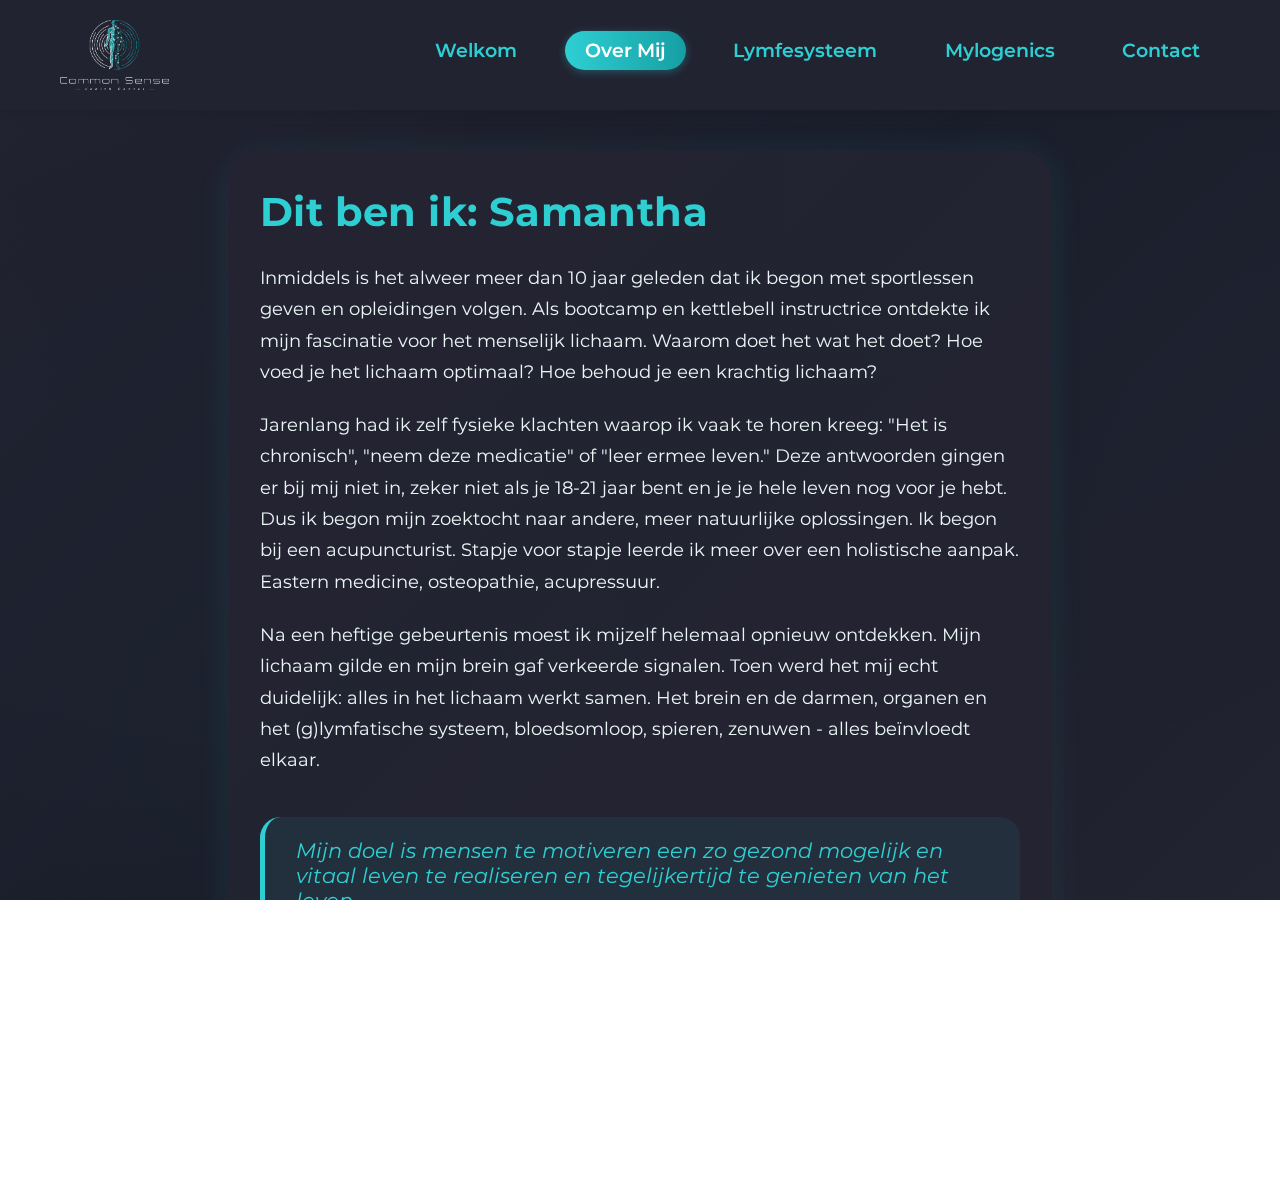
<file: about.html>
<!DOCTYPE html>
<html lang="nl">
<head>
    <meta charset="UTF-8">
    <meta name="viewport" content="width=device-width, initial-scale=1.0">
    <title>Over Mij - Common Sense Health House</title>
    <link rel="stylesheet" href="style.css">
</head>
<body class="about-page">
    <header>
        <img src="assets/57a.PNG" alt="Common Sense Health Center Logo" class="logo">
        <button class="hamburger" onclick="toggleMenu()">
            <span></span>
            <span></span>
            <span></span>
        </button>
        <nav id="nav-menu">
            <ul>
                <li><a href="index.html">Welkom</a></li>
                <li><a href="about.html" class="active">Over Mij</a></li>
                <li><a href="lymfe.html">Lymfesysteem</a></li>
                <li><a href="mylogenics.html">Mylogenics</a></li>
                <li><a href="contact.html">Contact</a></li>
            </ul>
        </nav>
    </header>
    <svg class="animated-lines" viewBox="0 0 1000 1000" xmlns="http://www.w3.org/2000/svg" preserveAspectRatio="xMidYMin meet">
        <path d="M0,700 A700,700 0 0,0 700,0" stroke="#2ecfd3" stroke-width="5" fill="none"/>
        <path d="M0,600 A600,600 0 0,0 600,0" stroke="#2ecfd3" stroke-width="4" fill="none"/>
        <path d="M0,500 A500,500 0 0,0 500,0" stroke="#2ecfd3" stroke-width="3.5" fill="none"/>
        <path d="M0,400 A400,400 0 0,0 400,0" stroke="#2ecfd3" stroke-width="3" fill="none"/>
        <path d="M0,700 A700,700 0 0,0 700,0" class="line-glow slow" fill="none"/>
        <path d="M0,600 A600,600 0 0,0 600,0" class="line-glow accent" fill="none"/>
        <path d="M0,500 A500,500 0 0,0 500,0" class="line-glow" fill="none"/>
        <path d="M0,400 A400,400 0 0,0 400,0" class="line-glow fast" fill="none"/>
    </svg>
    <svg class="animated-lines bottom-right" viewBox="0 0 1000 1000" xmlns="http://www.w3.org/2000/svg" preserveAspectRatio="xMidYMin meet">
        <path d="M0,700 A700,700 0 0,0 700,0" stroke="#2ecfd3" stroke-width="5" fill="none"/>
        <path d="M0,600 A600,600 0 0,0 600,0" stroke="#2ecfd3" stroke-width="4" fill="none"/>
        <path d="M0,500 A500,500 0 0,0 500,0" stroke="#2ecfd3" stroke-width="3.5" fill="none"/>
        <path d="M0,400 A400,400 0 0,0 400,0" stroke="#2ecfd3" stroke-width="3" fill="none"/>
        <path d="M0,700 A700,700 0 0,0 700,0" class="line-glow slow" fill="none"/>
        <path d="M0,600 A600,600 0 0,0 600,0" class="line-glow accent" fill="none"/>
        <path d="M0,500 A500,500 0 0,0 500,0" class="line-glow" fill="none"/>
        <path d="M0,400 A400,400 0 0,0 400,0" class="line-glow fast" fill="none"/>
    </svg>
    <main>
        <section class="section">
            <h1>Dit ben ik: Samantha</h1>
            <p>Inmiddels is het alweer meer dan 10 jaar geleden dat ik begon met sportlessen geven en opleidingen volgen. Als bootcamp en kettlebell instructrice ontdekte ik mijn fascinatie voor het menselijk lichaam. Waarom doet het wat het doet? Hoe voed je het lichaam optimaal? Hoe behoud je een krachtig lichaam?</p>
            <p>Jarenlang had ik zelf fysieke klachten waarop ik vaak te horen kreeg: "Het is chronisch", "neem deze medicatie" of "leer ermee leven." Deze antwoorden gingen er bij mij niet in, zeker niet als je 18-21 jaar bent en je je hele leven nog voor je hebt. Dus ik begon mijn zoektocht naar andere, meer natuurlijke oplossingen. Ik begon bij een acupuncturist. Stapje voor stapje leerde ik meer over een holistische aanpak. Eastern medicine, osteopathie, acupressuur.</p>
            <p>Na een heftige gebeurtenis moest ik mijzelf helemaal opnieuw ontdekken. Mijn lichaam gilde en mijn brein gaf verkeerde signalen. Toen werd het mij echt duidelijk: alles in het lichaam werkt samen. Het brein en de darmen, organen en het (g)lymfatische systeem, bloedsomloop, spieren, zenuwen - alles beïnvloedt elkaar.</p>
            <blockquote>Mijn doel is mensen te motiveren een zo gezond mogelijk en vitaal leven te realiseren en tegelijkertijd te genieten van het leven.</blockquote>
        </section>
    </main>
    <footer>
        <p>&copy; 2025 Common Sense Health House</p>
    </footer>

    <script>
        function toggleMenu() {
            const hamburger = document.querySelector('.hamburger');
            const nav = document.getElementById('nav-menu');
            
            hamburger.classList.toggle('active');
            nav.classList.toggle('active');
        }

        // Close menu when clicking on a link
        document.querySelectorAll('#nav-menu a').forEach(link => {
            link.addEventListener('click', () => {
                const hamburger = document.querySelector('.hamburger');
                const nav = document.getElementById('nav-menu');
                
                hamburger.classList.remove('active');
                nav.classList.remove('active');
            });
        });

        // Close menu when clicking outside
        document.addEventListener('click', (e) => {
            const hamburger = document.querySelector('.hamburger');
            const nav = document.getElementById('nav-menu');
            
            if (!hamburger.contains(e.target) && !nav.contains(e.target)) {
                hamburger.classList.remove('active');
                nav.classList.remove('active');
            }
        });
    </script>
</body>
</html>
</file>
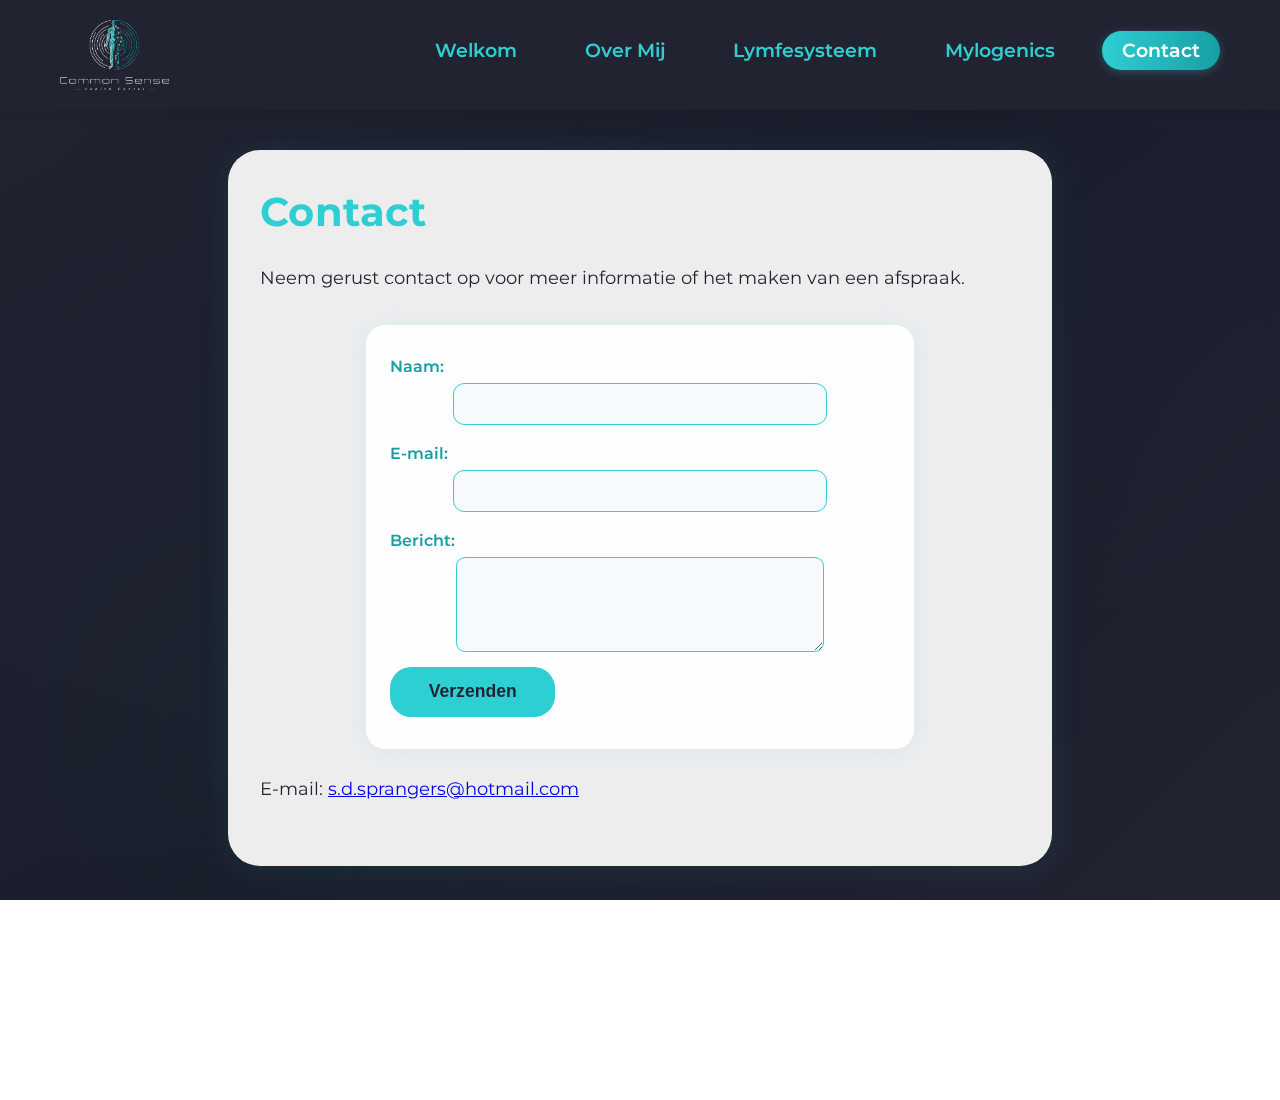
<file: contact.html>
<!DOCTYPE html>
<html lang="nl">
<head>
    <meta charset="UTF-8">
    <meta name="viewport" content="width=device-width, initial-scale=1.0">
    <title>Contact - Common Sense Health House</title>
    <link rel="stylesheet" href="style.css">
</head>
<body class="contact-page">
    <header>
        <img src="assets/57a.PNG" alt="Common Sense Health Center Logo" class="logo">
        <button class="hamburger" onclick="toggleMenu()">
            <span></span>
            <span></span>
            <span></span>
        </button>
        <nav id="nav-menu">
            <ul>
                <li><a href="index.html">Welkom</a></li>
                <li><a href="about.html">Over Mij</a></li>
                <li><a href="lymfe.html">Lymfesysteem</a></li>
                <li><a href="mylogenics.html">Mylogenics</a></li>
                <li><a href="contact.html" class="active">Contact</a></li>
            </ul>
        </nav>
    </header>
    <svg class="animated-lines" viewBox="0 0 1000 1000" xmlns="http://www.w3.org/2000/svg" preserveAspectRatio="xMidYMin meet">
        <path d="M0,700 A700,700 0 0,0 700,0" stroke="#2ecfd3" stroke-width="5" fill="none"/>
        <path d="M0,600 A600,600 0 0,0 600,0" stroke="#2ecfd3" stroke-width="4" fill="none"/>
        <path d="M0,500 A500,500 0 0,0 500,0" stroke="#2ecfd3" stroke-width="3.5" fill="none"/>
        <path d="M0,400 A400,400 0 0,0 400,0" stroke="#2ecfd3" stroke-width="3" fill="none"/>
        <path d="M0,700 A700,700 0 0,0 700,0" class="line-glow slow" fill="none"/>
        <path d="M0,600 A600,600 0 0,0 600,0" class="line-glow accent" fill="none"/>
        <path d="M0,500 A500,500 0 0,0 500,0" class="line-glow" fill="none"/>
        <path d="M0,400 A400,400 0 0,0 400,0" class="line-glow fast" fill="none"/>
    </svg>
    <svg class="animated-lines bottom-right" viewBox="0 0 1000 1000" xmlns="http://www.w3.org/2000/svg" preserveAspectRatio="xMidYMin meet">
        <path d="M0,700 A700,700 0 0,0 700,0" stroke="#2ecfd3" stroke-width="5" fill="none"/>
        <path d="M0,600 A600,600 0 0,0 600,0" stroke="#2ecfd3" stroke-width="4" fill="none"/>
        <path d="M0,500 A500,500 0 0,0 500,0" stroke="#2ecfd3" stroke-width="3.5" fill="none"/>
        <path d="M0,400 A400,400 0 0,0 400,0" stroke="#2ecfd3" stroke-width="3" fill="none"/>
        <path d="M0,700 A700,700 0 0,0 700,0" class="line-glow slow" fill="none"/>
        <path d="M0,600 A600,600 0 0,0 600,0" class="line-glow accent" fill="none"/>
        <path d="M0,500 A500,500 0 0,0 500,0" class="line-glow" fill="none"/>
        <path d="M0,400 A400,400 0 0,0 400,0" class="line-glow fast" fill="none"/>
    </svg>
    <main>
        <section class="section section-light">
            <h1>Contact</h1>
            <p>Neem gerust contact op voor meer informatie of het maken van een afspraak.</p>
            <form>
                <label for="naam">Naam:</label>
                <input type="text" id="naam" name="naam" required>
                <label for="email">E-mail:</label>
                <input type="email" id="email" name="email" required>
                <label for="bericht">Bericht:</label>
                <textarea id="bericht" name="bericht" rows="5" required></textarea>
                <button type="submit">Verzenden</button>
            </form>
            <div class="contact-info">
                <p>E-mail: <a href="mailto:s.d.sprangers@hotmail.com">s.d.sprangers@hotmail.com</a></p>
            </div>
        </section>
    </main>
    <footer>
        <p>&copy; 2025 Common Sense Health House</p>
    </footer>

    <script>
        function toggleMenu() {
            const hamburger = document.querySelector('.hamburger');
            const nav = document.getElementById('nav-menu');
            
            hamburger.classList.toggle('active');
            nav.classList.toggle('active');
        }

        // Close menu when clicking on a link
        document.querySelectorAll('#nav-menu a').forEach(link => {
            link.addEventListener('click', () => {
                const hamburger = document.querySelector('.hamburger');
                const nav = document.getElementById('nav-menu');
                
                hamburger.classList.remove('active');
                nav.classList.remove('active');
            });
        });

        // Close menu when clicking outside
        document.addEventListener('click', (e) => {
            const hamburger = document.querySelector('.hamburger');
            const nav = document.getElementById('nav-menu');
            
            if (!hamburger.contains(e.target) && !nav.contains(e.target)) {
                hamburger.classList.remove('active');
                nav.classList.remove('active');
            }
        });
    </script>
</body>
</html>
</file>
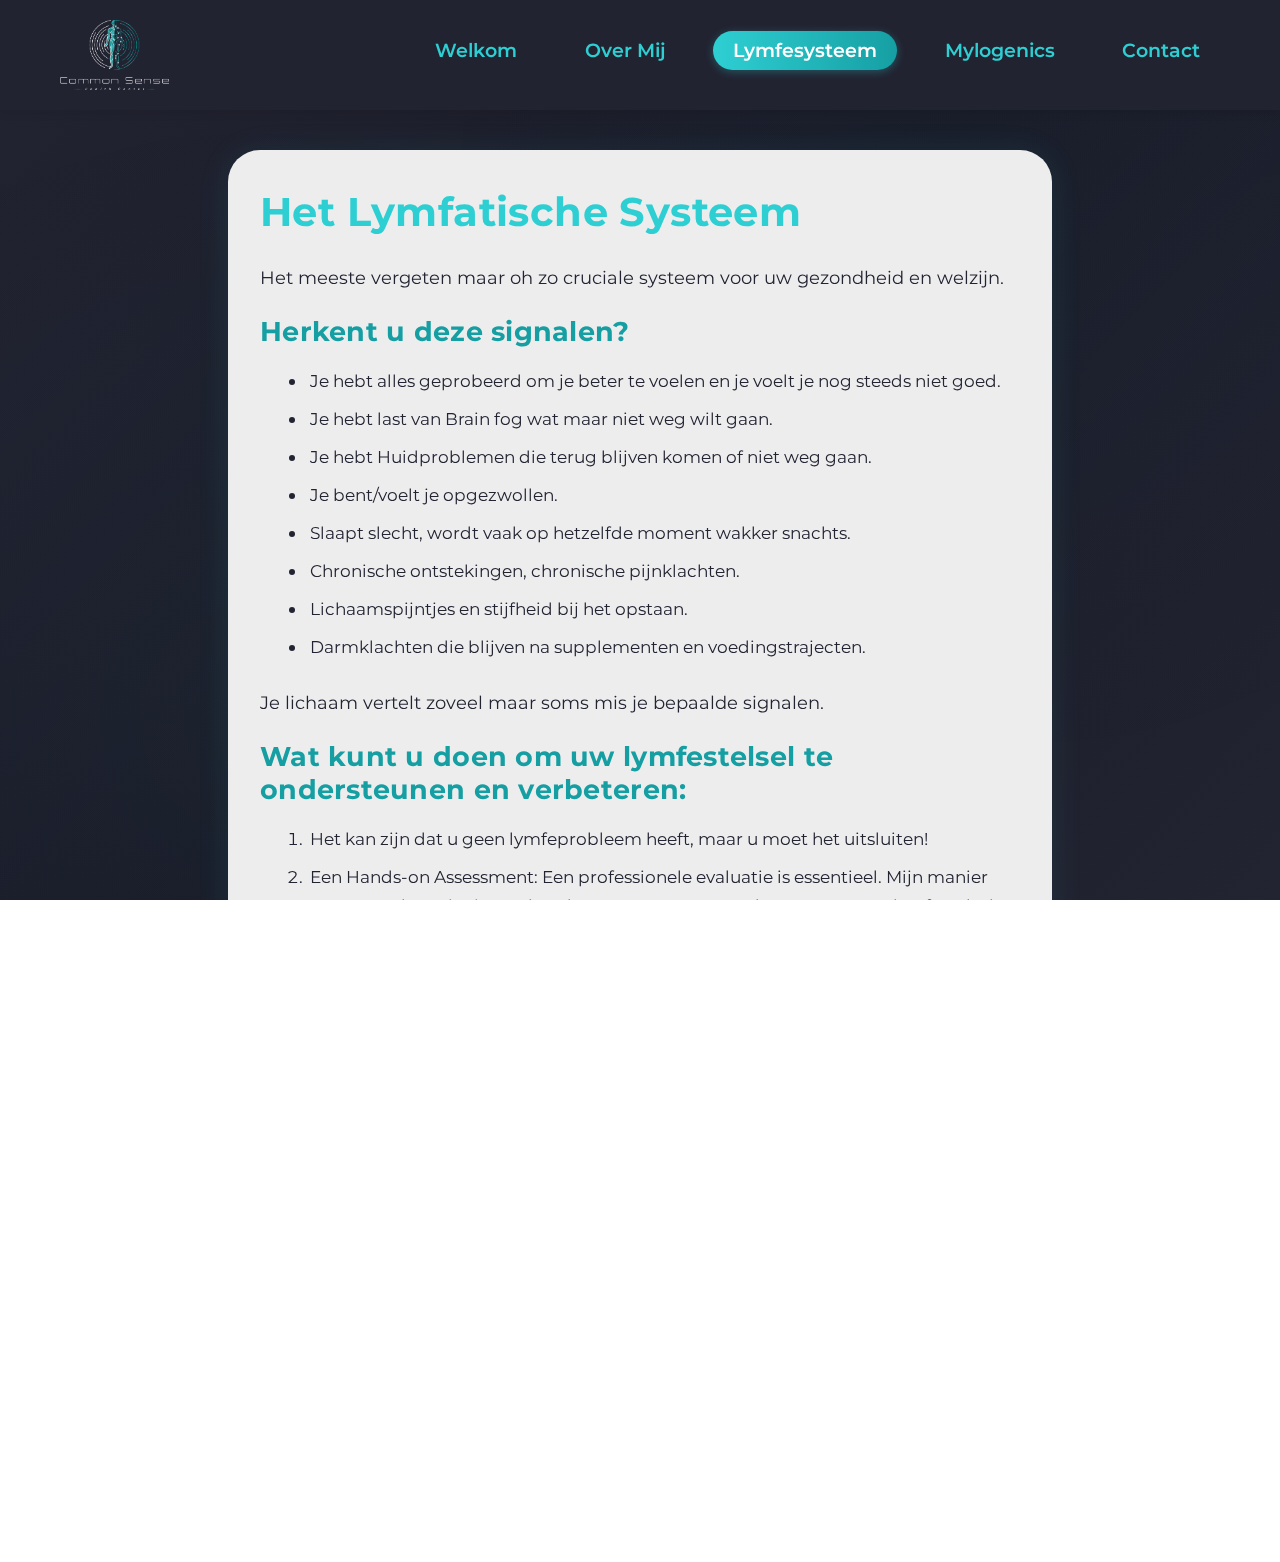
<file: lymfe.html>
<!DOCTYPE html>
<html lang="nl">
<head>
    <meta charset="UTF-8">
    <meta name="viewport" content="width=device-width, initial-scale=1.0">
    <title>Lymfesysteem - Common Sense Health House</title>
    <link rel="stylesheet" href="style.css">
</head>
<body class="lymfe-page">
    <header>
        <img src="assets/57a.PNG" alt="Common Sense Health Center Logo" class="logo">
        <button class="hamburger" onclick="toggleMenu()">
            <span></span>
            <span></span>
            <span></span>
        </button>
        <nav id="nav-menu">
            <ul>
                <li><a href="index.html">Welkom</a></li>
                <li><a href="about.html">Over Mij</a></li>
                <li><a href="lymfe.html" class="active">Lymfesysteem</a></li>
                <li><a href="mylogenics.html">Mylogenics</a></li>
                <li><a href="contact.html">Contact</a></li>
            </ul>
        </nav>
    </header>
    <svg class="animated-lines" viewBox="0 0 1000 1000" xmlns="http://www.w3.org/2000/svg" preserveAspectRatio="xMidYMin meet">
        <path d="M0,700 A700,700 0 0,0 700,0" stroke="#2ecfd3" stroke-width="5" fill="none"/>
        <path d="M0,600 A600,600 0 0,0 600,0" stroke="#2ecfd3" stroke-width="4" fill="none"/>
        <path d="M0,500 A500,500 0 0,0 500,0" stroke="#2ecfd3" stroke-width="3.5" fill="none"/>
        <path d="M0,400 A400,400 0 0,0 400,0" stroke="#2ecfd3" stroke-width="3" fill="none"/>
        <path d="M0,700 A700,700 0 0,0 700,0" class="line-glow slow" fill="none"/>
        <path d="M0,600 A600,600 0 0,0 600,0" class="line-glow accent" fill="none"/>
        <path d="M0,500 A500,500 0 0,0 500,0" class="line-glow" fill="none"/>
        <path d="M0,400 A400,400 0 0,0 400,0" class="line-glow fast" fill="none"/>
    </svg>
    <svg class="animated-lines bottom-right" viewBox="0 0 1000 1000" xmlns="http://www.w3.org/2000/svg" preserveAspectRatio="xMidYMin meet">
        <path d="M0,700 A700,700 0 0,0 700,0" stroke="#2ecfd3" stroke-width="5" fill="none"/>
        <path d="M0,600 A600,600 0 0,0 600,0" stroke="#2ecfd3" stroke-width="4" fill="none"/>
        <path d="M0,500 A500,500 0 0,0 500,0" stroke="#2ecfd3" stroke-width="3.5" fill="none"/>
        <path d="M0,400 A400,400 0 0,0 400,0" stroke="#2ecfd3" stroke-width="3" fill="none"/>
        <path d="M0,700 A700,700 0 0,0 700,0" class="line-glow slow" fill="none"/>
        <path d="M0,600 A600,600 0 0,0 600,0" class="line-glow accent" fill="none"/>
        <path d="M0,500 A500,500 0 0,0 500,0" class="line-glow" fill="none"/>
        <path d="M0,400 A400,400 0 0,0 400,0" class="line-glow fast" fill="none"/>
    </svg>
    <main>
        <section class="section section-light">
            <h1>Het Lymfatische Systeem</h1>
            <p>Het meeste vergeten maar oh zo cruciale systeem voor uw gezondheid en welzijn.</p>
            <h2>Herkent u deze signalen?</h2>
            <ul>
                <li>Je hebt alles geprobeerd om je beter te voelen en je voelt je nog steeds niet goed.</li>
                <li>Je hebt last van Brain fog wat maar niet weg wilt gaan.</li>
                <li>Je hebt Huidproblemen die terug blijven komen of niet weg gaan.</li>
                <li>Je bent/voelt je opgezwollen.</li>
                <li>Slaapt slecht, wordt vaak op hetzelfde moment wakker snachts.</li>
                <li>Chronische ontstekingen, chronische pijnklachten.</li>
                <li>Lichaamspijntjes en stijfheid bij het opstaan.</li>
                <li>Darmklachten die blijven na supplementen en voedingstrajecten.</li>
            </ul>
            <p>Je lichaam vertelt zoveel maar soms mis je bepaalde signalen.</p>
            <h2>Wat kunt u doen om uw lymfestelsel te ondersteunen en verbeteren:</h2>
            <ol>
                <li>Het kan zijn dat u geen lymfeprobleem heeft, maar u moet het uitsluiten!</li>
                <li>Een Hands-on Assessment: Een professionele evaluatie is essentieel. Mijn manier van controleren is via een hands-on assessment om de status van uw lymfestelsel te bepalen.</li>
                <li>Het traject per individu: Op basis van het assessment gaan we het traject in om uw lymfestelsel te optimaliseren, afgestemd op uw specifieke situatie, de reactie van het lichaam en behoeften.</li>
            </ol>
            <h2>Waarom Lymfedrainage?</h2>
            <ul>
                <li><b>Immuunsysteem Boost:</b> Stimuleert de aanmaak van witte bloedcellen en verbetert uw natuurlijke afweer tegen ziekteverwekkers.</li>
                <li><b>Vochtbalans:</b> Effectief tegen oedeem en gezwollen ledematen door verbeterde afvoer van lymfevocht.</li>
                <li><b>Brein Ondersteuning:</b> Ondersteunt het glymfatisch systeem (hersenlymfe) voor betere cognitieve functies.</li>
            </ul>
        </section>
    </main>
    <footer>
        <p>&copy; 2025 Common Sense Health House</p>
    </footer>

    <script>
        function toggleMenu() {
            const hamburger = document.querySelector('.hamburger');
            const nav = document.getElementById('nav-menu');
            
            hamburger.classList.toggle('active');
            nav.classList.toggle('active');
        }

        // Close menu when clicking on a link
        document.querySelectorAll('#nav-menu a').forEach(link => {
            link.addEventListener('click', () => {
                const hamburger = document.querySelector('.hamburger');
                const nav = document.getElementById('nav-menu');
                
                hamburger.classList.remove('active');
                nav.classList.remove('active');
            });
        });

        // Close menu when clicking outside
        document.addEventListener('click', (e) => {
            const hamburger = document.querySelector('.hamburger');
            const nav = document.getElementById('nav-menu');
            
            if (!hamburger.contains(e.target) && !nav.contains(e.target)) {
                hamburger.classList.remove('active');
                nav.classList.remove('active');
            }
        });
    </script>
</body>
</html>
</file>
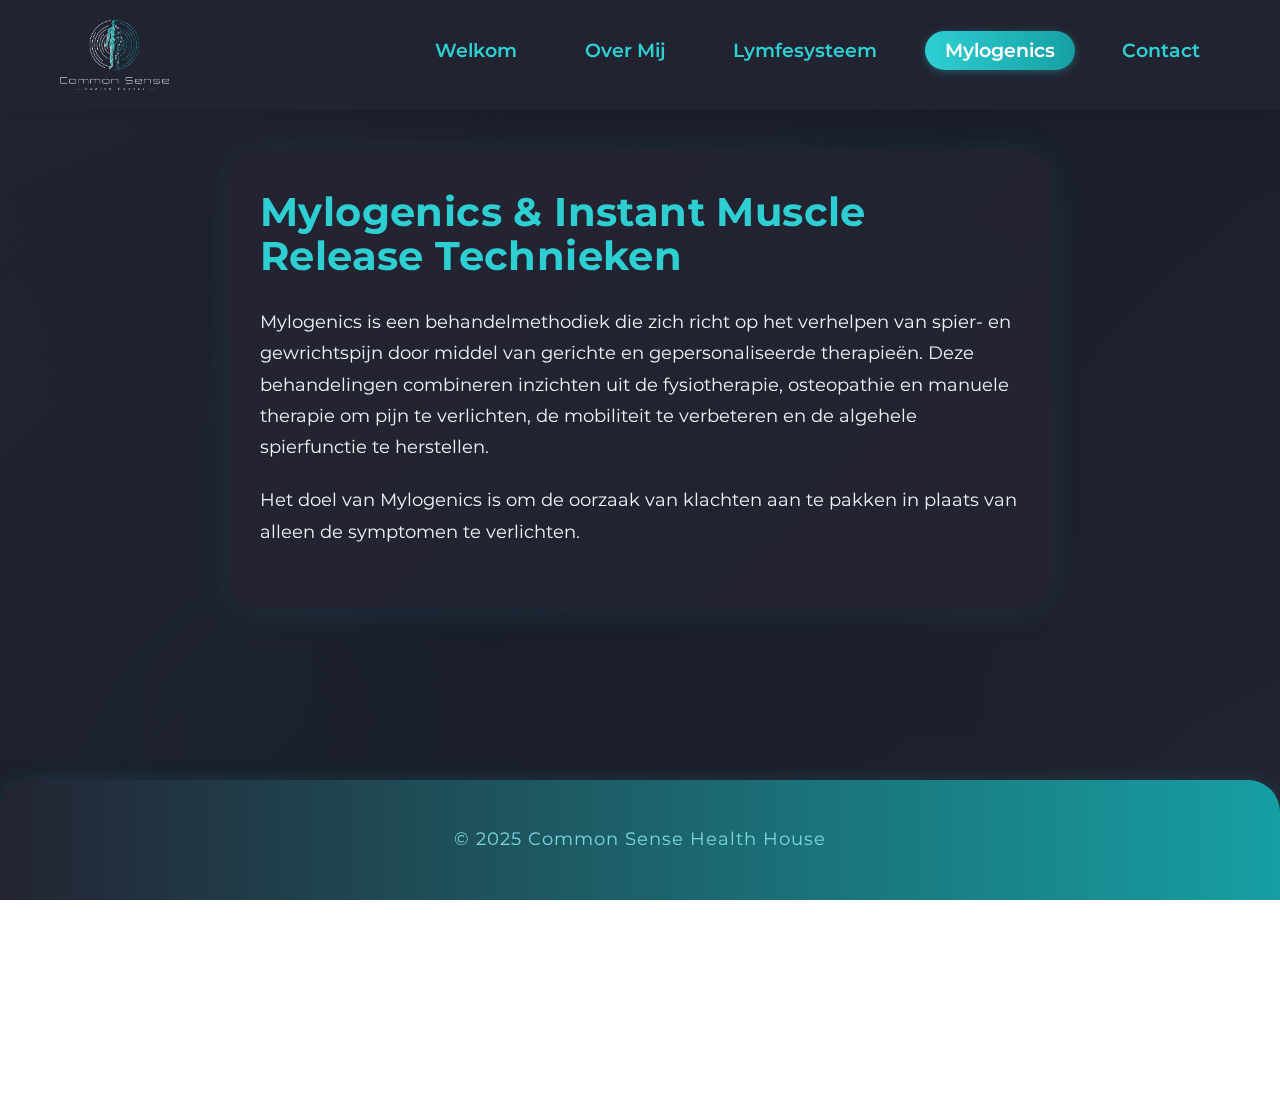
<file: mylogenics.html>
<!DOCTYPE html>
<html lang="nl">
<head>
    <meta charset="UTF-8">
    <meta name="viewport" content="width=device-width, initial-scale=1.0">
    <title>Mylogenics - Common Sense Health House</title>
    <link rel="stylesheet" href="style.css">
</head>
<body class="mylogenics-page">
    <header>
        <img src="assets/57a.PNG" alt="Common Sense Health Center Logo" class="logo">
        <button class="hamburger" onclick="toggleMenu()">
            <span></span>
            <span></span>
            <span></span>
        </button>
        <nav id="nav-menu">
            <ul>
                <li><a href="index.html">Welkom</a></li>
                <li><a href="about.html">Over Mij</a></li>
                <li><a href="lymfe.html">Lymfesysteem</a></li>
                <li><a href="mylogenics.html" class="active">Mylogenics</a></li>
                <li><a href="contact.html">Contact</a></li>
            </ul>
        </nav>
    </header>
    <svg class="animated-lines" viewBox="0 0 1000 1000" xmlns="http://www.w3.org/2000/svg" preserveAspectRatio="xMidYMin meet">
        <path d="M0,700 A700,700 0 0,0 700,0" stroke="#2ecfd3" stroke-width="5" fill="none"/>
        <path d="M0,600 A600,600 0 0,0 600,0" stroke="#2ecfd3" stroke-width="4" fill="none"/>
        <path d="M0,500 A500,500 0 0,0 500,0" stroke="#2ecfd3" stroke-width="3.5" fill="none"/>
        <path d="M0,400 A400,400 0 0,0 400,0" stroke="#2ecfd3" stroke-width="3" fill="none"/>
        <path d="M0,700 A700,700 0 0,0 700,0" class="line-glow slow" fill="none"/>
        <path d="M0,600 A600,600 0 0,0 600,0" class="line-glow accent" fill="none"/>
        <path d="M0,500 A500,500 0 0,0 500,0" class="line-glow" fill="none"/>
        <path d="M0,400 A400,400 0 0,0 400,0" class="line-glow fast" fill="none"/>
    </svg>
    <svg class="animated-lines bottom-right" viewBox="0 0 1000 1000" xmlns="http://www.w3.org/2000/svg" preserveAspectRatio="xMidYMin meet">
        <path d="M0,700 A700,700 0 0,0 700,0" stroke="#2ecfd3" stroke-width="5" fill="none"/>
        <path d="M0,600 A600,600 0 0,0 600,0" stroke="#2ecfd3" stroke-width="4" fill="none"/>
        <path d="M0,500 A500,500 0 0,0 500,0" stroke="#2ecfd3" stroke-width="3.5" fill="none"/>
        <path d="M0,400 A400,400 0 0,0 400,0" stroke="#2ecfd3" stroke-width="3" fill="none"/>
        <path d="M0,700 A700,700 0 0,0 700,0" class="line-glow slow" fill="none"/>
        <path d="M0,600 A600,600 0 0,0 600,0" class="line-glow accent" fill="none"/>
        <path d="M0,500 A500,500 0 0,0 500,0" class="line-glow" fill="none"/>
        <path d="M0,400 A400,400 0 0,0 400,0" class="line-glow fast" fill="none"/>
    </svg>
    <main>
        <section class="section">
            <h1>Mylogenics & Instant Muscle Release Technieken</h1>
            <p>Mylogenics is een behandelmethodiek die zich richt op het verhelpen van spier- en gewrichtspijn door middel van gerichte en gepersonaliseerde therapieën. Deze behandelingen combineren inzichten uit de fysiotherapie, osteopathie en manuele therapie om pijn te verlichten, de mobiliteit te verbeteren en de algehele spierfunctie te herstellen.</p>
            <p>Het doel van Mylogenics is om de oorzaak van klachten aan te pakken in plaats van alleen de symptomen te verlichten.</p>
        </section>
    </main>
    <footer>
        <p>&copy; 2025 Common Sense Health House</p>
    </footer>

    <script>
        function toggleMenu() {
            const hamburger = document.querySelector('.hamburger');
            const nav = document.getElementById('nav-menu');
            
            hamburger.classList.toggle('active');
            nav.classList.toggle('active');
        }

        // Close menu when clicking on a link
        document.querySelectorAll('#nav-menu a').forEach(link => {
            link.addEventListener('click', () => {
                const hamburger = document.querySelector('.hamburger');
                const nav = document.getElementById('nav-menu');
                
                hamburger.classList.remove('active');
                nav.classList.remove('active');
            });
        });

        // Close menu when clicking outside
        document.addEventListener('click', (e) => {
            const hamburger = document.querySelector('.hamburger');
            const nav = document.getElementById('nav-menu');
            
            if (!hamburger.contains(e.target) && !nav.contains(e.target)) {
                hamburger.classList.remove('active');
                nav.classList.remove('active');
            }
        });
    </script>
</body>
</html>
</file>
<file: style.css>
@import url('https://fonts.googleapis.com/css2?family=Montserrat:wght@400;600;700&display=swap');

html, body {
    height: 100%;
    margin: 0;
    padding: 0;
    font-family: 'Montserrat', 'Segoe UI', Arial, sans-serif;
    background: linear-gradient(135deg, #232432 0%, #1a1b28 50%, #232432 100%);
    color: #eaf6f6;
    overflow-x: hidden;
    -webkit-font-smoothing: antialiased;
    -moz-osx-font-smoothing: grayscale;
}

body {
    display: flex;
    flex-direction: column;
    min-height: 100vh;
    will-change: transform;
    position: relative;
}

body::before {
    content: '';
    position: fixed;
    top: 0;
    left: 0;
    width: 100%;
    height: 100%;
    background: 
        radial-gradient(circle at 20% 80%, rgba(46,207,211,0.03) 0%, transparent 50%),
        radial-gradient(circle at 80% 20%, rgba(46,207,211,0.02) 0%, transparent 50%);
    pointer-events: none;
    z-index: -1;
}

main {
    flex: 1;
    position: relative;
    z-index: 1;
    backface-visibility: hidden;
}

/* Header / Navbar */
header {
    display: flex;
    justify-content: space-between;
    align-items: center;
    background: rgba(35,36,50, 0.95);
    padding: 20px 60px;
    box-shadow: 0 2px 10px rgba(0,0,0,0.1);
    position: sticky;
    top: 0;
    z-index: 1000;
    backdrop-filter: blur(5px);
    -webkit-backdrop-filter: blur(5px);
    transform: translateZ(0);
}

.logo {
    height: 70px;
    transform: translateZ(0);
}

nav ul {
    display: flex;
    list-style: none;
    gap: 24px;
    margin: 0;
    padding: 0;
}

nav a {
    color: #2ecfd3;
    text-decoration: none;
    font-size: 1.1em;
    font-weight: 600;
    padding: 8px 20px;
    border-radius: 1.2em;
    transition: all 0.3s cubic-bezier(0.4, 0, 0.2, 1);
    transform: translateZ(0);
}

nav a:hover, nav a.active {
    background: linear-gradient(90deg, #2ecfd3, #169fa3);
    color: #fff;
    box-shadow: 0 2px 8px rgba(46, 207, 211, 0.3);
}

/* Hamburger menu button */
.hamburger {
    display: none;
    flex-direction: column;
    cursor: pointer;
    padding: 5px;
    background: none;
    border: none;
    z-index: 1001;
}

.hamburger span {
    width: 25px;
    height: 3px;
    background: #2ecfd3;
    margin: 3px 0;
    transition: 0.3s;
    border-radius: 2px;
}

.hamburger.active span:nth-child(1) {
    transform: rotate(-45deg) translate(-5px, 6px);
}

.hamburger.active span:nth-child(2) {
    opacity: 0;
}

.hamburger.active span:nth-child(3) {
    transform: rotate(45deg) translate(-5px, -6px);
}

/* Hero Section */
.hero {
    text-align: center;
    padding: 100px 20px 60px;
    background: radial-gradient(circle at 60% 40%, rgba(46,207,211,0.15) 0%, #232432 100%);
    border-radius: 2em;
}

.hero h1 {
    font-size: 3.2em;
    color: #2ecfd3;
    margin-bottom: 0.5em;
    font-weight: 700;
}

.hero p {
    font-size: 1.4em;
    max-width: 700px;
    margin: 0 auto 1.2em auto;
    font-weight: 500;
    color: #eaf6f6;
}

.cta {
    display: inline-block;
    background: #2ecfd3;
    color: #232432;
    padding: 12px 34px;
    border-radius: 30px;
    font-weight: bold;
    font-size: 1.15em;
    text-decoration: none;
    transition: background 0.2s, color 0.2s;
}

.cta:hover {
    background: #fff;
    color: #2ecfd3;
}

/* Animated Lines */
.animated-lines {
    position: absolute;
    z-index: 0;
    width: 60vw;
    min-width: 350px;
    max-width: 700px;
    pointer-events: none;
    opacity: 0.25;
}

.animated-lines.left {
    top: 120px; /* Below navbar */
    left: 0;
    animation: fadeInLeft 1.7s ease;
}

.animated-lines.right {
    bottom: 0;
    right: 0;
    transform: scaleX(-1);
    animation: fadeInRight 1.7s ease;
}

.animated-lines.bottom-right {
    position: fixed;
    bottom: -200px;
    right: -100px;
    width: 80vw;
    min-width: 500px;
    max-width: 900px;
    pointer-events: none;
    opacity: 0;
    z-index: 0;
    transform: scale(-1, -1);
    animation: fadeInRight 2s ease 0.3s forwards;
}

.animated-lines path {
    stroke-dasharray: 1200;
    stroke-dashoffset: 1200;
    animation: drawLine 2.5s 0.5s forwards, floatLine 6s ease-in-out infinite, pulseLine 2.5s 3s infinite;
}

.animated-lines .line-glow {
    stroke: #fff;
    stroke-width: 10;
    filter: blur(6px) brightness(2);
    opacity: 0;
    stroke-dasharray: 1200;
    stroke-dashoffset: 1200;
    animation: moveGlow 3.5s 3s linear infinite;
}

.animated-lines .line-glow.slow {
    animation-duration: 6s;
    stroke-width: 14;
    stroke: #7ad7db;
    filter: blur(10px) brightness(2.5);
}

.animated-lines .line-glow.fast {
    animation-duration: 2s;
    stroke-width: 7;
    stroke: #2ecfd3;
    filter: blur(4px) brightness(1.7);
}

.animated-lines .line-glow.accent {
    stroke: #169fa3;
    stroke-width: 12;
    filter: blur(8px) brightness(2.2);
    animation-duration: 4.5s;
}

@keyframes drawLine {
    to {
        stroke-dashoffset: 0;
    }
}

@keyframes floatLine {
    0%, 100% { filter: blur(0px); }
    50% { filter: blur(2.5px); }
}

@keyframes fadeInLeft {
    from { opacity: 0; transform: translateX(-80px); }
    to { opacity: 0.25; transform: none; }
}

@keyframes fadeInRight {
    from { 
        opacity: 0; 
        transform: scale(-1, -1) translateX(80px); 
    }
    to { 
        opacity: 0.25; 
        transform: scale(-1, -1); 
    }
}

@keyframes pulseLine {
    0%, 100% {
        filter: drop-shadow(0 0 0px #2ecfd3);
        stroke: #2ecfd3;
    }
    50% {
        filter: drop-shadow(0 0 12px #2ecfd3);
        stroke: #7ad7db;
    }
}

@keyframes moveGlow {
    0% {
        stroke-dashoffset: 1200;
        opacity: 0.0;
    }
    10% {
        opacity: 1.0;
    }
    80% {
        opacity: 1.0;
    }
    100% {
        stroke-dashoffset: 0;
        opacity: 0.0;
    }
}

  
/* Footer */
footer {
    text-align: center;
    padding: 24px 0;
    background: linear-gradient(90deg, #232432, #169fa3);
    color: #7ad7db;
    font-size: 1em;
    letter-spacing: 1px;
    margin-top: 60px;
    border-radius: 2em 2em 0 0;
    box-shadow: 0 -2px 18px rgba(46,207,211,0.11);
}

/* Responsive Navigation */
@media (max-width: 768px) {
    header {
        flex-direction: row;
        padding: 15px 20px;
        position: relative;
    }

    .logo {
        height: 50px;
    }

    .hamburger {
        display: flex;
    }

    nav {
        position: absolute;
        top: 100%;
        left: 0;
        right: 0;
        background: rgba(35,36,50, 0.98);
        backdrop-filter: blur(10px);
        -webkit-backdrop-filter: blur(10px);
        transform: translateY(-100%);
        opacity: 0;
        visibility: hidden;
        transition: all 0.3s ease;
        box-shadow: 0 4px 20px rgba(0,0,0,0.2);
        border-radius: 0 0 1em 1em;
    }

    nav.active {
        transform: translateY(0);
        opacity: 1;
        visibility: visible;
    }

    nav ul {
        flex-direction: column;
        gap: 0;
        margin: 0;
        padding: 10px 0;
    }

    nav a {
        display: block;
        padding: 15px 25px;
        border-radius: 0;
        font-size: 1em;
        border-bottom: 1px solid rgba(46, 207, 211, 0.1);
    }

    nav a:last-child {
        border-bottom: none;
    }

    nav a:hover, nav a.active {
        background: rgba(46, 207, 211, 0.1);
        color: #2ecfd3;
        box-shadow: none;
    }

    .hero {
        background: radial-gradient(circle at 60% 40%, rgba(46,207,211,0.08) 0%, rgba(35,36,50,0.85) 100%);
    }

    .hero h1 {
        font-size: 2.2em;
    }
    .hero p {
        font-size: 1.1em;
    }

    .animated-lines {
        width: 95vw;
        min-width: 120px;
        max-width: 350px;
        opacity: 0.55;
    }
    .animated-lines.bottom-right {
        min-width: 180px;
        max-width: 400px;
        bottom: -60px;
        right: -30px;
        opacity: 0.45;
    }
    .animated-lines path,
    .animated-lines .line-glow {
        opacity: 1 !important;
    }

    .section, .section-light, .section-dark {
        max-width: 98vw;
        width: 100%;
        margin-left: 0;
        margin-right: 0;
        box-sizing: border-box;
        padding-left: 0.5em;
        padding-right: 0.5em;
    }
    form {
        max-width: 270px;
        width: 100%;
        margin-left: auto;
        margin-right: auto;
        box-sizing: border-box;
    }
    form input, form textarea {
        max-width: 100%;
    }
}

/* --- Section Styling for Consistent Layouts --- */
.section {
    max-width: 760px;
    margin: 40px auto 0 auto;
    background: rgba(35,36,50,0.93);
    padding: 2.5em 2em;
    border-radius: 2em;
    box-shadow: 0 2px 32px rgba(46,207,211,0.10);
    position: relative;
    z-index: 1;
    text-align: left;
}
.section-light {
    background: rgba(255,255,255,0.92);
    color: #232432;
}
.section-dark {
    background: rgba(35,36,50,0.97);
    color: #eaf6f6;
}

/* --- Typography Improvements --- */
h1, h2, h3, h4, h5, h6 {
    font-family: 'Montserrat', 'Segoe UI', Arial, sans-serif;
    font-weight: 700;
    color: #2ecfd3;
    margin-top: 0;
    margin-bottom: 0.7em;
    letter-spacing: 0.01em;
}
h1 {
    font-size: 2.5em;
    line-height: 1.1;
}
h2 {
    font-size: 1.7em;
    color: #169fa3;
    margin-bottom: 0.5em;
}
h3 {
    font-size: 1.3em;
    color: #7ad7db;
}

p {
    font-size: 1.15em;
    line-height: 1.7;
    margin-bottom: 1.2em;
    color: inherit;
}

blockquote {
    border-left: 5px solid #2ecfd3;
    background: rgba(46,207,211,0.07);
    color: #2ecfd3;
    font-size: 1.3em;
    font-style: italic;
    margin: 2em 0;
    padding: 1em 1.5em;
    border-radius: 1em;
}

/* --- List Styling --- */
ul, ol {
    margin: 1em 0 1.5em 1.5em;
    padding: 0 0 0 1.2em;
    font-size: 1.08em;
    line-height: 1.7;
}
li {
    margin-bottom: 0.5em;
    padding-left: 0.2em;
}

/* --- Form Styling --- */
form {
    margin: 2em 0 1.5em 0;
    padding: 2em 1.5em;
    background: rgba(255,255,255,0.92);
    color: #232432;
    border-radius: 1.2em;
    box-shadow: 0 2px 24px rgba(46,207,211,0.10);
    max-width: 500px;
    margin-left: auto;
    margin-right: auto;
}
form label {
    display: block;
    margin-bottom: 0.4em;
    font-weight: 600;
    color: #169fa3;
}
form input, form textarea {
    max-width: 340px;
    width: 100%;
    margin-left: auto;
    margin-right: auto;
    display: block;
    border-radius: 0.7em;
    padding: 0.7em 1em;
    margin-bottom: 1.2em;
    border: 1.5px solid #2ecfd3;
    font-size: 1em;
    background: #f7fafd;
    color: #232432;
    transition: border 0.2s;
}
form input:focus, form textarea:focus {
    border-color: #169fa3;
    outline: none;
}
form button {
    background: #2ecfd3;
    color: #232432;
    border: none;
    padding: 0.8em 2.2em;
    border-radius: 1.2em;
    font-size: 1.1em;
    font-weight: bold;
    cursor: pointer;
    transition: background 0.2s, color 0.2s;
}
form button:hover {
    background: #169fa3;
    color: #fff;
}

/* --- Utility Classes --- */
.text-center { text-align: center; }
.text-right { text-align: right; }
.text-accent { color: #2ecfd3; }
.text-muted { color: #7ad7db; }
</file>
